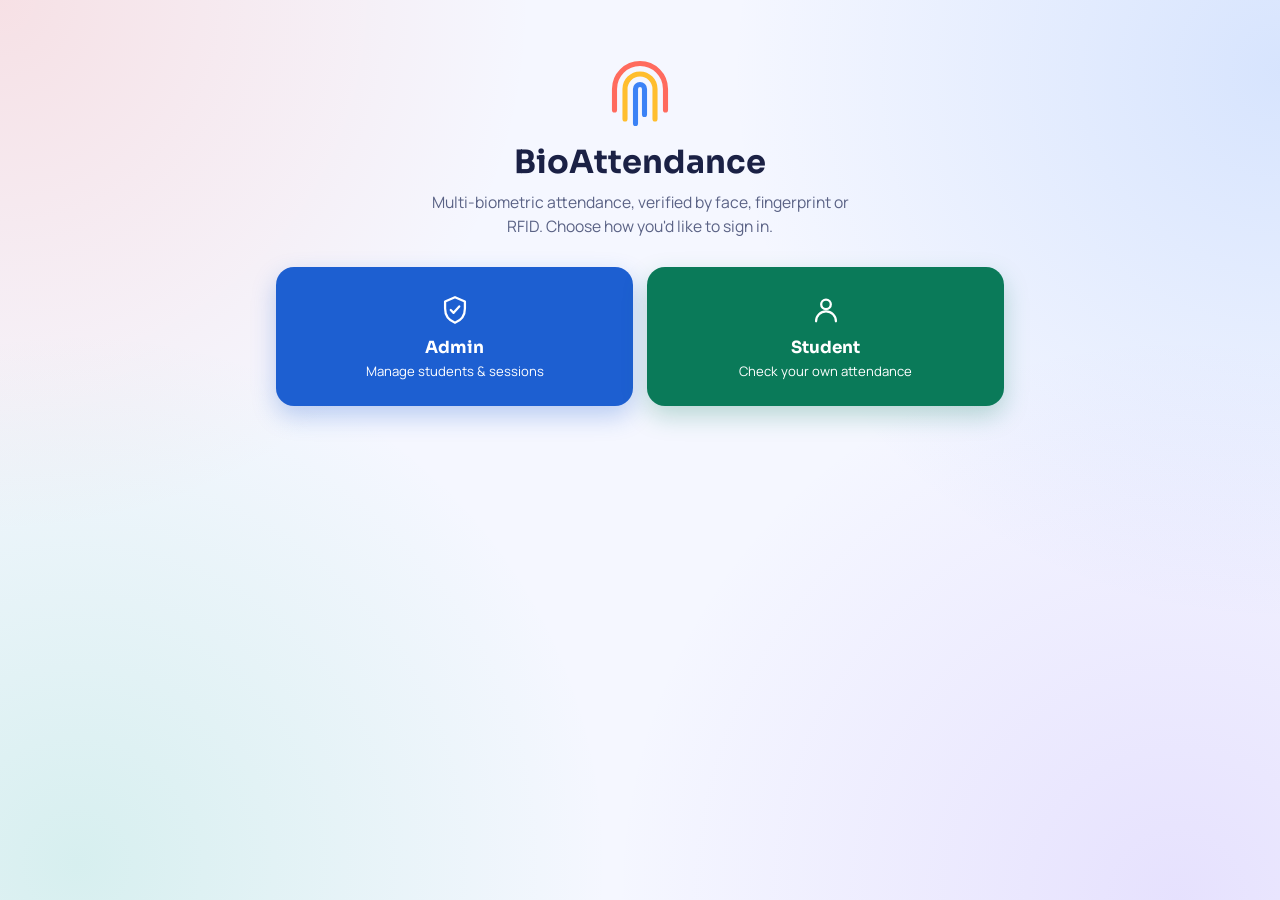
<file: webapp/public/index.html>
<!doctype html>
<html lang="en">
<head>
<meta charset="utf-8">
<meta name="viewport" content="width=device-width, initial-scale=1, viewport-fit=cover">
<title>BioAttendance</title>
<link rel="manifest" href="manifest.json">
<link rel="icon" href="icon.svg" type="image/svg+xml">
<meta name="theme-color" content="#ffffff">
<link rel="preconnect" href="https://fonts.googleapis.com">
<link rel="preconnect" href="https://fonts.gstatic.com" crossorigin>
<link rel="stylesheet" href="https://fonts.googleapis.com/css2?family=Sora:wght@600;700&family=Manrope:wght@400;600;700&family=IBM+Plex+Mono:wght@500;600&display=swap">
<link rel="stylesheet" href="style.css">
</head>
<body>
<div class="page">
  <div class="hero">
    <svg class="logo-mark" viewBox="0 0 48 48" fill="none" xmlns="http://www.w3.org/2000/svg">
      <path d="M7 36V22a17 17 0 0 1 34 0v14" stroke="currentColor" stroke-width="3.4" stroke-linecap="round"/>
      <path d="M14 42V22a10 10 0 0 1 20 0v20" stroke="currentColor" stroke-width="3.4" stroke-linecap="round"/>
      <path d="M21 45V22a3 3 0 0 1 6 0v17" stroke="currentColor" stroke-width="3.4" stroke-linecap="round"/>
    </svg>
    <h1>BioAttendance</h1>
    <p>Multi-biometric attendance, verified by face, fingerprint or RFID. Choose how you'd like to sign in.</p>
  </div>

  <div class="role-grid">
    <a class="role-card" href="admin.html">
      <svg class="role-icon" viewBox="0 0 24 24" fill="none" xmlns="http://www.w3.org/2000/svg">
        <path d="M12 3l7 3v5c0 5-3 8.5-7 10-4-1.5-7-5-7-10V6l7-3z" stroke="currentColor" stroke-width="1.6" stroke-linejoin="round"/>
        <path d="M9 12l2 2 4-4.5" stroke="currentColor" stroke-width="1.6" stroke-linecap="round" stroke-linejoin="round"/>
      </svg>
      <div class="role-title">Admin</div>
      <div class="role-sub">Manage students &amp; sessions</div>
    </a>
    <a class="role-card" href="student.html">
      <svg class="role-icon" viewBox="0 0 24 24" fill="none" xmlns="http://www.w3.org/2000/svg">
        <circle cx="12" cy="8" r="3.4" stroke="currentColor" stroke-width="1.6"/>
        <path d="M5 20c0-3.9 3.1-7 7-7s7 3.1 7 7" stroke="currentColor" stroke-width="1.6" stroke-linecap="round"/>
      </svg>
      <div class="role-title">Student</div>
      <div class="role-sub">Check your own attendance</div>
    </a>
  </div>
</div>
</body>
</html>
</file>
<file: webapp/public/style.css>
/*
  Light, colourful theme. Colour carries meaning: each role, admin tab and
  check-in method has its own hue. Text on filled colours uses the darker
  -deep shades so it stays readable.
*/
:root {
  --bg: #f5f7ff;
  --surface: #ffffff;
  --surface-tint: #f8f9ff;
  --border: #e1e6f5;
  --border-strong: #c9d2ec;
  --text: #1b2145;
  --muted: #5a6285;

  --coral: #ff6b5e;
  --coral-deep: #c93a2e;
  --coral-soft: #ffe9e6;
  --sun: #ffbe2e;
  --sun-deep: #8f5a00;
  --sun-soft: #fff3d1;
  --green: #1fbf8f;
  --green-deep: #0a7a59;
  --green-soft: #dcf8ee;
  --blue: #3b82f6;
  --blue-deep: #1d5fd1;
  --blue-soft: #e3eeff;
  --violet: #8b5cf6;
  --violet-deep: #6a35dc;
  --violet-soft: #efe8ff;
  --pink: #ec4899;
  --pink-deep: #b81f6e;
  --pink-soft: #fde6f2;

  --rainbow: linear-gradient(90deg, var(--coral), var(--sun), var(--green), var(--blue), var(--violet), var(--pink));
  --font-display: 'Sora', -apple-system, sans-serif;
  --font-body: 'Manrope', -apple-system, sans-serif;
  --font-mono: 'IBM Plex Mono', 'Courier New', monospace;
}

* { box-sizing: border-box; }

body {
  margin: 0;
  min-height: 100vh;
  font-family: var(--font-body);
  color: var(--text);
  background-color: var(--bg);
  background-image:
    radial-gradient(circle at 0% 0%, rgba(255, 107, 94, 0.16), transparent 34%),
    radial-gradient(circle at 100% 8%, rgba(59, 130, 246, 0.16), transparent 36%),
    radial-gradient(circle at 92% 100%, rgba(139, 92, 246, 0.14), transparent 38%),
    radial-gradient(circle at 6% 96%, rgba(31, 191, 143, 0.14), transparent 36%);
  background-attachment: fixed;
  -webkit-font-smoothing: antialiased;
}

.page {
  max-width: 760px;
  margin: 0 auto;
  padding: 20px 16px 48px;
}

header.topbar {
  display: flex;
  align-items: center;
  justify-content: space-between;
  gap: 12px;
  padding: 12px 18px;
  padding-top: calc(12px + env(safe-area-inset-top, 0px));
  background: var(--surface);
  border-bottom: 1px solid var(--border);
  position: sticky;
  top: 0;
  z-index: 20;
}
header.topbar::after {
  content: "";
  position: absolute;
  left: 0;
  right: 0;
  bottom: -3px;
  height: 3px;
  background: var(--rainbow);
}

.brand {
  display: flex;
  align-items: center;
  gap: 10px;
  margin: 0;
  font-family: var(--font-display);
  font-size: 1rem;
  font-weight: 700;
  color: var(--text);
}
.brand-mark { width: 28px; height: 28px; flex-shrink: 0; color: var(--violet); }
.brand-mark path:nth-of-type(1) { stroke: var(--coral); }
.brand-mark path:nth-of-type(2) { stroke: var(--sun); }
.brand-mark path:nth-of-type(3) { stroke: var(--blue); }

header.topbar a {
  color: var(--blue-deep);
  text-decoration: none;
  font-size: 0.85rem;
  font-weight: 700;
}
header.topbar a:hover { text-decoration: underline; }
.topbar-actions { display: flex; align-items: center; gap: 14px; }

/* --------------------------------------------------------------- surfaces */
.card {
  position: relative;
  background: var(--surface);
  border: 1px solid var(--border);
  border-radius: 16px;
  padding: 20px;
  margin-bottom: 18px;
  box-shadow: 0 6px 20px rgba(59, 72, 140, 0.08);
}

/* The two entry cards (sign-in, student lookup) get the rainbow edge. */
.scan-frame { overflow: hidden; padding-top: 26px; }
.scan-frame::before {
  content: "";
  position: absolute;
  top: 0;
  left: 0;
  right: 0;
  height: 6px;
  background: var(--rainbow);
}

/* Each admin section keeps its tab's colour. */
#tab-students .card { border-top: 4px solid var(--blue); }
#tab-add .card { border-top: 4px solid var(--green); }
#tab-session .card { border-top: 4px solid var(--coral); }
#tab-history .card { border-top: 4px solid var(--violet); }

h2 {
  font-family: var(--font-display);
  font-size: 1.25rem;
  font-weight: 700;
  margin: 0 0 6px;
  text-wrap: balance;
}
h3 {
  font-family: var(--font-display);
  font-size: 0.98rem;
  font-weight: 600;
  margin: 0 0 8px;
}

.hint { color: var(--muted); font-size: 0.88rem; margin-bottom: 14px; line-height: 1.55; }

label {
  display: block;
  font-size: 0.82rem;
  font-weight: 700;
  margin-bottom: 5px;
  color: var(--text);
}

input[type=text], input[type=email], input[type=password] {
  width: 100%;
  padding: 11px 12px;
  background: var(--surface-tint);
  border: 2px solid var(--border);
  border-radius: 10px;
  color: var(--text);
  font-size: 1rem;
  font-family: var(--font-body);
  margin-bottom: 14px;
  transition: border-color 0.15s, background 0.15s;
}
input[type=text]:focus, input[type=email]:focus, input[type=password]:focus {
  outline: none;
  border-color: var(--blue);
  background: var(--surface);
}

/* ---------------------------------------------------------------- buttons */
.btn {
  display: inline-block;
  padding: 10px 18px;
  border-radius: 10px;
  border: 2px solid transparent;
  font-size: 0.88rem;
  font-weight: 700;
  font-family: var(--font-body);
  cursor: pointer;
  margin: 2px 6px 2px 0;
  transition: background 0.15s, border-color 0.15s, color 0.15s, transform 0.15s;
}
.btn:hover:not(:disabled) { transform: translateY(-1px); }
.btn:focus-visible, .tab-btn:focus-visible, .role-card:focus-visible {
  outline: 3px solid var(--sun);
  outline-offset: 2px;
}

.btn-primary { background: var(--blue-deep); color: #ffffff; }
.btn-primary:hover:not(:disabled) { background: var(--violet-deep); }
.btn-danger { background: var(--coral-soft); color: var(--coral-deep); }
.btn-danger:hover:not(:disabled) { background: var(--coral-deep); color: #ffffff; }
.btn-secondary { background: var(--blue-soft); color: var(--blue-deep); }
.btn-secondary:hover:not(:disabled) { border-color: var(--blue-deep); }
.btn:disabled { opacity: 0.45; cursor: not-allowed; }

/* ------------------------------------------------------------------- tabs */
.tabs { display: flex; gap: 8px; margin-bottom: 18px; flex-wrap: wrap; }
.tab-btn {
  --tab: var(--blue-deep);
  --tab-soft: var(--blue-soft);
  padding: 9px 16px;
  border: 2px solid transparent;
  border-radius: 999px;
  background: var(--tab-soft);
  color: var(--tab);
  cursor: pointer;
  font-size: 0.88rem;
  font-family: var(--font-display);
  font-weight: 600;
  transition: background 0.15s, color 0.15s;
}
.tab-btn:nth-child(2) { --tab: var(--green-deep); --tab-soft: var(--green-soft); }
.tab-btn:nth-child(3) { --tab: var(--coral-deep); --tab-soft: var(--coral-soft); }
.tab-btn:nth-child(4) { --tab: var(--violet-deep); --tab-soft: var(--violet-soft); }
.tab-btn:hover { border-color: var(--tab); }
.tab-btn.active { background: var(--tab); color: #ffffff; }
.tab-panel { display: none; }
.tab-panel.active { display: block; }

/* ------------------------------------------------------------------ tables */
.card:has(table) { overflow-x: auto; }
table { width: 100%; border-collapse: collapse; font-size: 0.9rem; }
th, td { text-align: left; padding: 10px 8px; border-bottom: 1px solid var(--border); }
th { color: var(--muted); font-weight: 700; font-size: 0.76rem; }
tbody tr:hover { background: var(--surface-tint); }
tbody tr:last-child td { border-bottom: none; }
td:first-child { font-family: var(--font-mono); font-variant-numeric: tabular-nums; }

/* ------------------------------------------------------------------ badges */
.badge {
  display: inline-block;
  padding: 3px 10px;
  border-radius: 999px;
  font-size: 0.74rem;
  font-weight: 700;
}
.badge-enrolled { background: var(--green-soft); color: var(--green-deep); }
.badge-pending { background: var(--sun-soft); color: var(--sun-deep); }
.badge-face { background: var(--violet-soft); color: var(--violet-deep); }
.badge-rfid { background: var(--pink-soft); color: var(--pink-deep); }
.badge-fingerprint { background: var(--blue-soft); color: var(--blue-deep); }

/* -------------------------------------------------------------- status/stat */
.status-msg { font-size: 0.88rem; font-weight: 600; margin-top: 10px; min-height: 1.2em; }
.status-msg.error { color: var(--coral-deep); }
.status-msg.success { color: var(--green-deep); }
.status-msg.pending { color: var(--sun-deep); }

.stat-row { display: flex; gap: 12px; margin-bottom: 18px; flex-wrap: wrap; }
.stat-box {
  flex: 1;
  min-width: 120px;
  background: var(--violet-soft);
  border-radius: 14px;
  padding: 16px 14px;
  text-align: center;
}
.stat-box .num {
  font-family: var(--font-display);
  font-size: 2.2rem;
  font-weight: 700;
  color: var(--violet-deep);
  font-variant-numeric: tabular-nums;
  line-height: 1;
}
.stat-box .label { font-size: 0.78rem; font-weight: 700; color: var(--text); margin-top: 6px; }

a.link-btn { color: var(--blue-deep); text-decoration: none; font-size: 0.85rem; }

.center-card { max-width: 420px; margin: 48px auto 0; }

/* ------------------------------------------------------------------- hero */
.hero { text-align: center; padding: 36px 8px 28px; }
.hero .logo-mark { width: 72px; height: 72px; margin: 0 auto 14px; display: block; color: var(--violet); }
.hero .logo-mark path:nth-of-type(1) { stroke: var(--coral); }
.hero .logo-mark path:nth-of-type(2) { stroke: var(--sun); }
.hero .logo-mark path:nth-of-type(3) { stroke: var(--blue); }
.hero h1 {
  font-family: var(--font-display);
  font-size: 2rem;
  font-weight: 700;
  margin: 0 0 8px;
}
.hero p {
  color: var(--muted);
  font-size: 0.98rem;
  max-width: 440px;
  margin: 0 auto;
  line-height: 1.55;
}

.role-grid { display: grid; grid-template-columns: 1fr 1fr; gap: 14px; }
.role-card {
  display: block;
  text-decoration: none;
  border-radius: 18px;
  padding: 26px 16px;
  text-align: center;
  background: var(--blue-deep);
  box-shadow: 0 10px 24px rgba(29, 95, 209, 0.28);
  transition: transform 0.15s;
}
.role-card:nth-child(2) {
  background: var(--green-deep);
  box-shadow: 0 10px 24px rgba(10, 122, 89, 0.26);
}
.role-card:hover { transform: translateY(-3px); }
.role-card .role-icon { width: 34px; height: 34px; color: #ffffff; margin: 0 auto 10px; display: block; }
.role-card .role-title { font-family: var(--font-display); font-weight: 700; font-size: 1.05rem; color: #ffffff; }
.role-card .role-sub { color: #ffffff; font-size: 0.82rem; margin-top: 4px; }

@media (max-width: 480px) {
  .page { padding: 14px 12px 40px; }
  .card { padding: 16px; }
  .scan-frame { padding-top: 22px; }
  .role-grid { grid-template-columns: 1fr; }
  .hero h1 { font-size: 1.7rem; }
}

@media (prefers-reduced-motion: reduce) {
  * { transition: none !important; }
  .btn:hover:not(:disabled), .role-card:hover { transform: none; }
}
</file>
